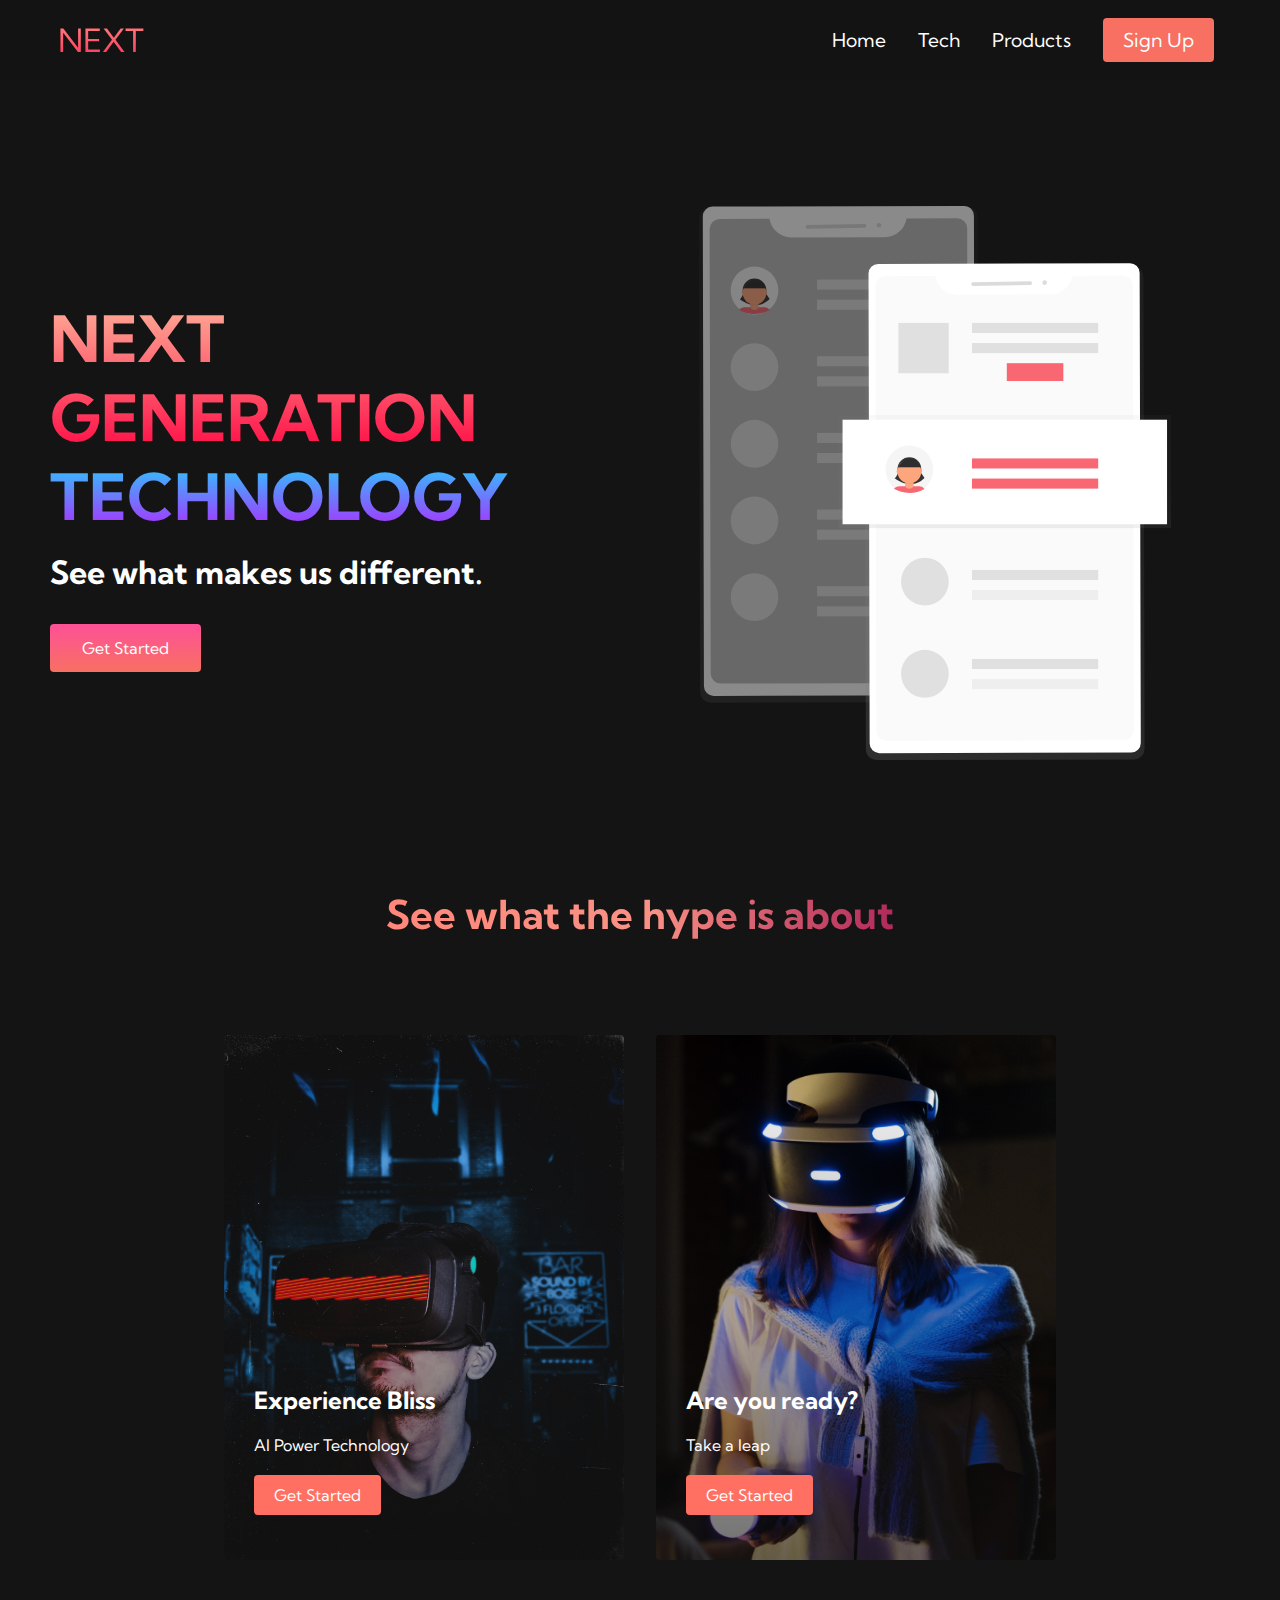
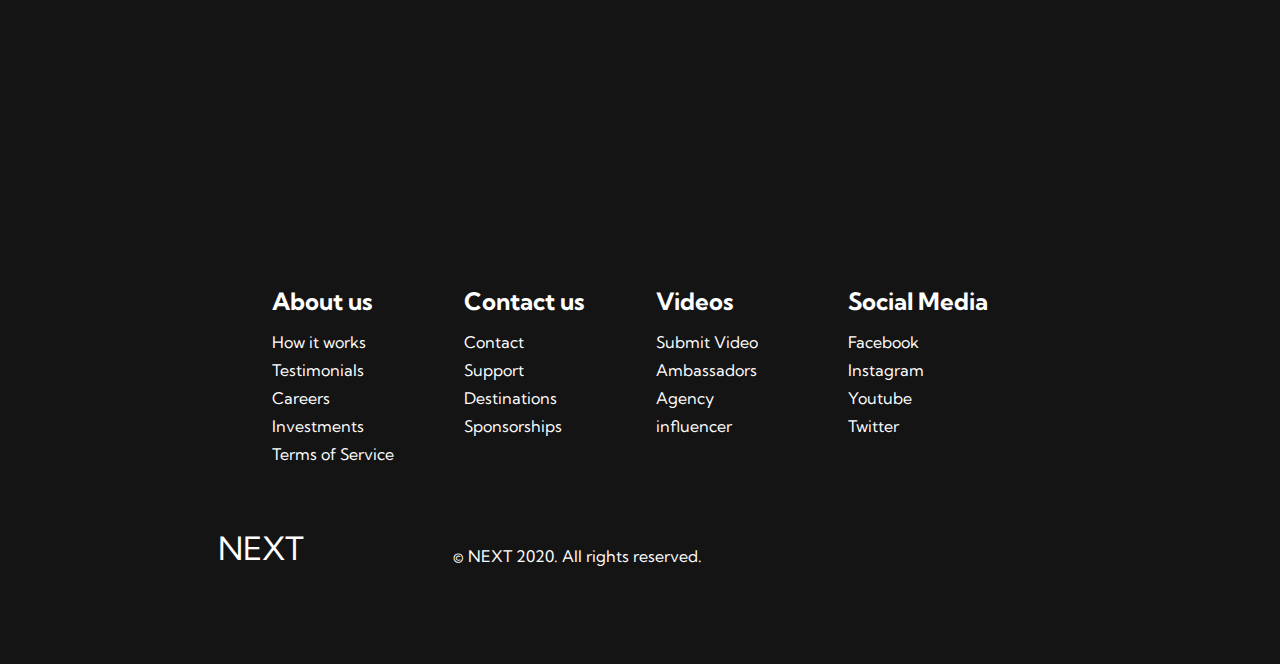
<file: index.html>
<!DOCTYPE html>
<html lang="en">
  <head>
    <meta charset="UTF-8" />
    <meta name="viewport" content="width=device-width, initial-scale=1.0" />
    <title>NEXT</title>
    <link
      rel="stylesheet"
      href="https://use.fontawesome.com/releases/v5.14.0/css/all.css"
      integrity="sha384-HzLeBuhoNPvSl5KYnjx0BT+WB0QEEqLprO+NBkkk5gbc67FTaL7XIGa2w1L0Xbgc"
      crossorigin="anonymous"
    />
    <link
      href="https://fonts.googleapis.com/css2?family=Kumbh+Sans:wght@400;700&display=swap"
      rel="stylesheet"
    />
    <link rel="stylesheet" href="styles.css" />
  </head>
  <body>
    <nav class="navbar">
      <div class="navbar__container">
        <a href="/index.html" id="navbar__logo"
          ><i class="fas fa-gem"></i>NEXT</a
        >
        <div class="navbar__toggle" id="mobile-menu">
          <span class="bar"></span>
          <span class="bar"></span>
          <span class="bar"></span>
        </div>
        <ul class="navbar__menu">
          <li class="navbar__item">
            <a href="/index.html" class="navbar__link">Home</a>
          </li>
          <li class="navbar__item">
            <a href="/tech.html" class="navbar__link">Tech</a>
          </li>
          <li class="navbar__item">
            <a href="#" class="navbar__link">Products</a>
          </li>
          <li class="navbar__btn">
            <a href="#" class="button">Sign Up</a>
          </li>
        </ul>
      </div>
    </nav>
    <!--nav bar ending-->
    <div class="main">
      <div class="main__container">
        <div class="main__content">
          <h1>NEXT GENERATION</h1>
          <h2>TECHNOLOGY</h2>
          <p>See what makes us different.</p>
          <button class="main__btn">
            <a href="/">Get Started</a>
          </button>
        </div>
        <div class="main__image--container">
          <img src="media/pic1.svg" alt="pic" id="main__img" />
        </div>
      </div>
    </div>
    <!--hero ending-->
    <div class="services">
      <h1>See what the hype is about</h1>
      <div class="services__container">
        <div class="services__card">
          <h2>Experience Bliss</h2>
          <p>AI Power Technology</p>
          <button>Get Started</button>
        </div>
        <div class="services__card">
          <h2>Are you ready?</h2>
          <p>Take a leap</p>
          <button>Get Started</button>
        </div>
      </div>
    </div>
    <!--services ending-->
    <div class="footer__container">
      <div class="footer__links">
        <div class="footer__link--wrapper">
          <div class="footer__link--items">
            <h2>About us</h2>
            <a href="/">How it works</a>
            <a href="/">Testimonials</a>
            <a href="/">Careers</a>
            <a href="/">Investments</a>
            <a href="/">Terms of Service</a>
          </div>
          <div class="footer__link--items">
            <h2>Contact us</h2>
            <a href="/">Contact</a>
            <a href="/">Support</a>
            <a href="/">Destinations</a>
            <a href="/">Sponsorships</a>
          </div>
        </div>
        <div class="footer__link--wrapper">
          <div class="footer__link--items">
            <h2>Videos</h2>
            <a href="/">Submit Video</a>
            <a href="/">Ambassadors</a>
            <a href="/">Agency</a>
            <a href="/">influencer</a>
          </div>
          <div class="footer__link--items">
            <h2>Social Media</h2>
            <a href="/">Facebook</a>
            <a href="/">Instagram</a>
            <a href="/">Youtube</a>
            <a href="/">Twitter</a>
          </div>
        </div>
      </div>
      <div class="social__media">
        <div class="social__media--wrap">
          <div class="footer__logo">
            <a href="/" id="footer__logo"><i class="fas fa-gem"></i>NEXT</a>
          </div>
          <p class="website__rights">&copy; NEXT 2020. All rights reserved.</p>
          <div class="social__icons">
            <a href="/" class="social__icon--link" target="_blank">
              <i class="fab fa-facebook"></i>
            </a>
            <a href="/" class="social__icon--link" target="_blank">
              <i class="fab fa-instagram"></i>
            </a>
            <a href="/" class="social__icon--link" target="_blank">
              <i class="fab fa-youtube"></i>
            </a>
            <a href="/" class="social__icon--link" target="_blank">
              <i class="fab fa-twitter"></i>
            </a>
            <a href="/" class="social__icon--link" target="_blank">
              <i class="fab fa-linkedin"></i>
            </a>
          </div>
        </div>
      </div>
    </div>
    <script src="index.js"></script>
  </body>
</html>
</file>
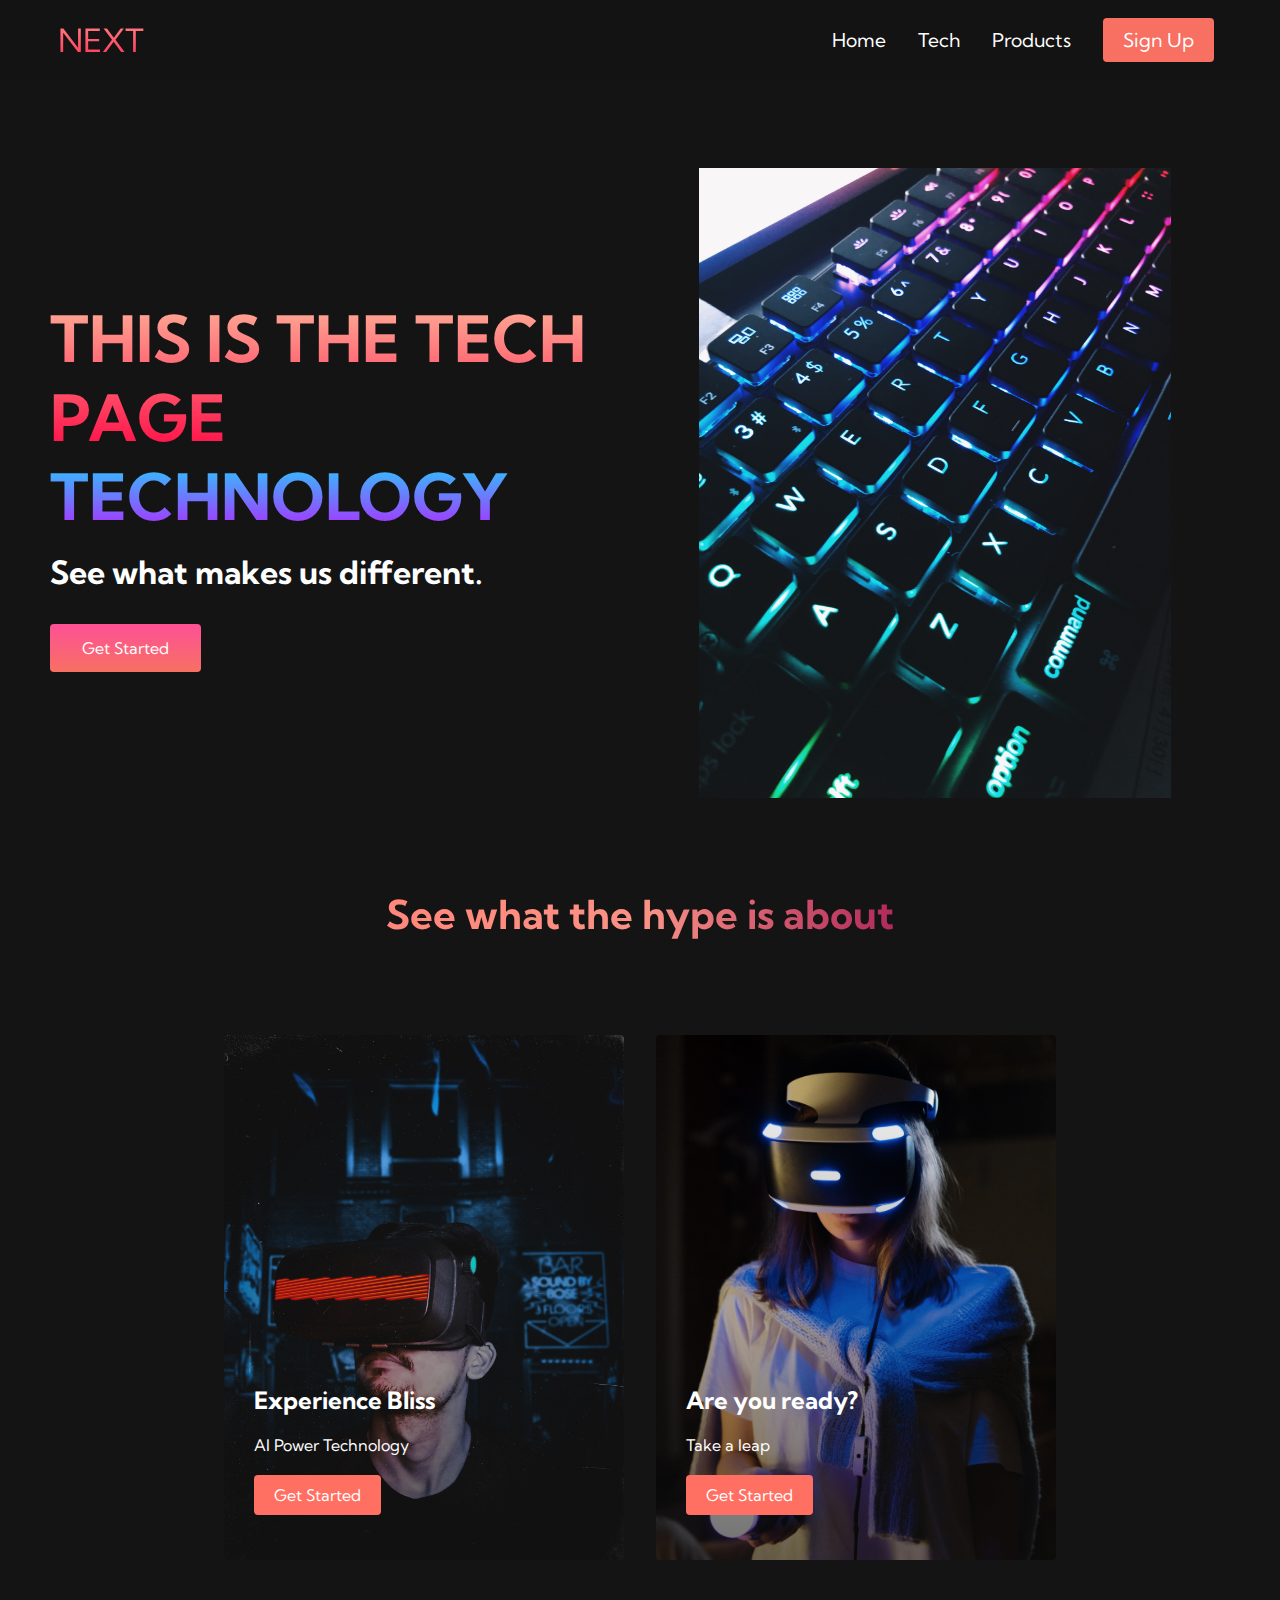
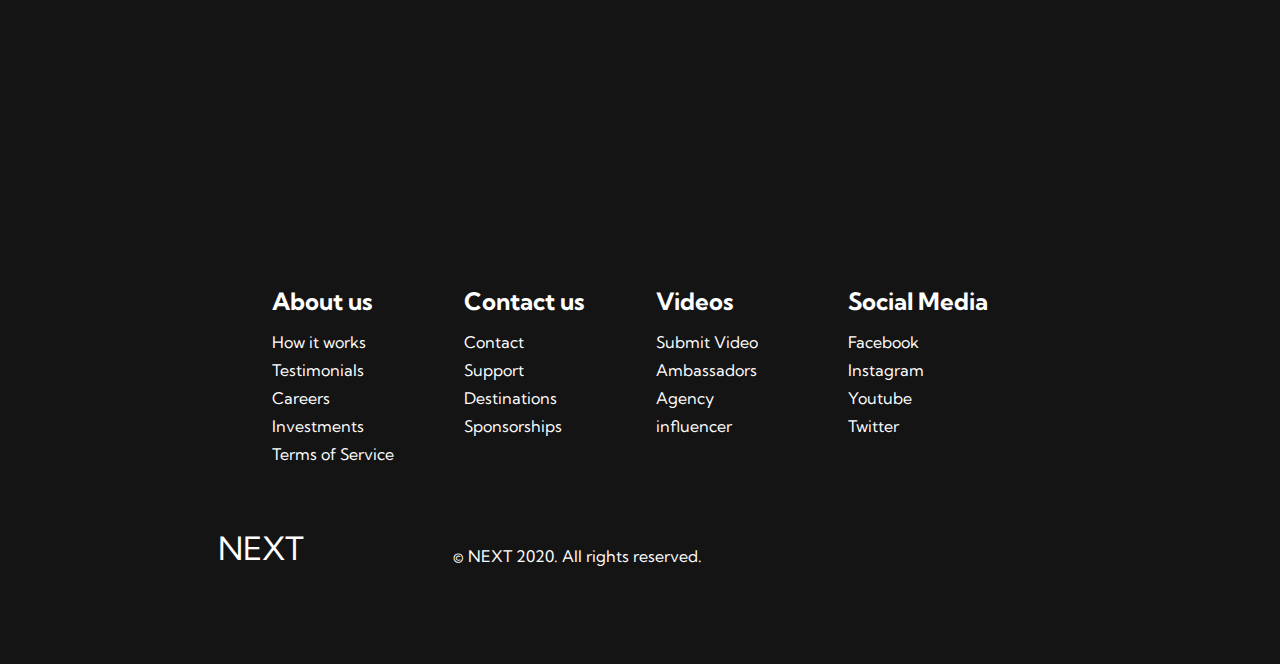
<file: tech.html>
<!DOCTYPE html>
<html lang="en">
  <head>
    <meta charset="UTF-8" />
    <meta name="viewport" content="width=device-width, initial-scale=1.0" />
    <title>NEXT</title>
    <link
      rel="stylesheet"
      href="https://use.fontawesome.com/releases/v5.14.0/css/all.css"
      integrity="sha384-HzLeBuhoNPvSl5KYnjx0BT+WB0QEEqLprO+NBkkk5gbc67FTaL7XIGa2w1L0Xbgc"
      crossorigin="anonymous"
    />
    <link
      href="https://fonts.googleapis.com/css2?family=Kumbh+Sans:wght@400;700&display=swap"
      rel="stylesheet"
    />
    <link rel="stylesheet" href="styles.css" />
  </head>

  <body>
    <nav class="navbar">
      <div class="navbar__container">
        <a href="#" id="navbar__logo"><i class="fas fa-gem"></i>NEXT</a>
        <div class="navbar__toggle" id="mobile-menu">
          <span class="bar"></span>
          <span class="bar"></span>
          <span class="bar"></span>
        </div>
        <ul class="navbar__menu">
          <li class="navbar__item">
            <a href="#" class="navbar__link">Home</a>
          </li>
          <li class="navbar__item">
            <a href="/tech.html" class="navbar__link">Tech</a>
          </li>
          <li class="navbar__item">
            <a href="#" class="navbar__link">Products</a>
          </li>
          <li class="navbar__btn">
            <a href="#" class="button">Sign Up</a>
          </li>
        </ul>
      </div>
    </nav>
    <!--nav bar ending-->
    <div class="main">
      <div class="main__container">
        <div class="main__content">
          <h1>THIS IS THE TECH PAGE</h1>
          <h2>TECHNOLOGY</h2>
          <p>See what makes us different.</p>
          <button class="main__btn">
            <a href="/">Get Started</a>
          </button>
        </div>
        <div class="main__image--container">
          <img src="media/pic2.jpg" alt="pic" id="main__img" />
        </div>
      </div>
    </div>
    <!--hero ending-->
    <div class="services">
      <h1>See what the hype is about</h1>
      <div class="services__container">
        <div class="services__card">
          <h2>Experience Bliss</h2>
          <p>AI Power Technology</p>
          <button>Get Started</button>
        </div>
        <div class="services__card">
          <h2>Are you ready?</h2>
          <p>Take a leap</p>
          <button>Get Started</button>
        </div>
      </div>
    </div>
    <!--services ending-->
    <div class="footer__container">
      <div class="footer__links">
        <div class="footer__link--wrapper">
          <div class="footer__link--items">
            <h2>About us</h2>
            <a href="/">How it works</a>
            <a href="/">Testimonials</a>
            <a href="/">Careers</a>
            <a href="/">Investments</a>
            <a href="/">Terms of Service</a>
          </div>
          <div class="footer__link--items">
            <h2>Contact us</h2>
            <a href="/">Contact</a>
            <a href="/">Support</a>
            <a href="/">Destinations</a>
            <a href="/">Sponsorships</a>
          </div>
        </div>
        <div class="footer__link--wrapper">
          <div class="footer__link--items">
            <h2>Videos</h2>
            <a href="/">Submit Video</a>
            <a href="/">Ambassadors</a>
            <a href="/">Agency</a>
            <a href="/">influencer</a>
          </div>
          <div class="footer__link--items">
            <h2>Social Media</h2>
            <a href="/">Facebook</a>
            <a href="/">Instagram</a>
            <a href="/">Youtube</a>
            <a href="/">Twitter</a>
          </div>
        </div>
      </div>
      <div class="social__media">
        <div class="social__media--wrap">
          <div class="footer__logo">
            <a href="/" id="footer__logo"><i class="fas fa-gem"></i>NEXT</a>
          </div>
          <p class="website__rights">&copy; NEXT 2020. All rights reserved.</p>
          <div class="social__icons">
            <a href="/" class="social__icon--link" target="_blank">
              <i class="fab fa-facebook"></i>
            </a>
            <a href="/" class="social__icon--link" target="_blank">
              <i class="fab fa-instagram"></i>
            </a>
            <a href="/" class="social__icon--link" target="_blank">
              <i class="fab fa-youtube"></i>
            </a>
            <a href="/" class="social__icon--link" target="_blank">
              <i class="fab fa-twitter"></i>
            </a>
            <a href="/" class="social__icon--link" target="_blank">
              <i class="fab fa-linkedin"></i>
            </a>
          </div>
        </div>
      </div>
    </div>
    <script src="index.js"></script>
  </body>
</html>
</file>
<file: styles.css>
* {
  box-sizing: border-box;
  margin: 0;
  padding: 0;
  font-family: "Kumbh Sans", sans-serif;
}

.navbar {
  background: #131313;
  height: 80px;
  display: flex;
  justify-content: center;
  align-items: center;
  font-size: 1.2rem;
  position: sticky;
  top: 0;
  z-index: 1000;
}

.navbar__container {
  display: flex;
  justify-content: space-between;
  height: 80px;
  z-index: 1;
  width: 100%;
  max-width: 1300px;
  margin: 0 auto;
  padding: 0 50px;
}

#navbar__logo {
  background-color: #ff8177;
  background-image: linear-gradient(to top, #ff0844 0%, #ffb199 100%);
  background-size: 100%;
  -webkit-background-clip: text;
  -moz-background-clip: text;
  -webkit-text-fill-color: transparent;
  -moz-text-fill-color: transparent;
  display: flex;
  align-items: center;
  cursor: pointer;
  text-decoration: none;
  font-size: 2rem;
}

.fa-gem {
  margin-right: 0.5rem;
}

.navbar__menu {
  display: flex;
  align-items: center;
  list-style: none;
  text-align: center;
}

.navbar__item {
  height: 80px;
}

.navbar__link {
  color: white;
  display: flex;
  align-items: center;
  justify-content: center;
  text-decoration: none;
  padding: 0 1rem;
  height: 100%;
}

.navbar__btn {
  display: flex;
  justify-content: center;
  align-items: center;
  padding: 0 1rem;
  width: 100%;
}

.button {
  display: flex;
  justify-content: center;
  align-items: center;
  text-decoration: none;
  padding: 10px 20px;
  height: 100%;
  width: 100%;
  border: none;
  outline: none;
  border-radius: 4px;
  background: #f77062;
  color: white;
}

.button:hover {
  background: #4837ff;
  transition: all 0.3s ease;
}

.navbar__link:hover {
  color: #f77062;
  transition: all 0.3s ease;
}

@media screen and (max-width: 960px) {
  .navbar__container {
    display: flex;
    justify-content: space-between;
    height: 80px;
    z-index: 1;
    width: 100%;
    max-width: 1300px;
    padding: 0;
  }
  .navbar__menu {
    display: grid;
    grid-template-columns: auto;
    margin: 0;
    width: 100%;
    position: absolute;
    top: -1000px;
    opacity: 0;
    transition: all 0.5s ease;
    height: 50vh;
    z-index: -1;
    background: #131313;
  }
  .navbar__menu.active {
    background: #131313;
    top: 100%;
    opacity: 1;
    transition: all 0.5s ease;
    z-index: 100;
    height: 50vh;
    font-size: 1.6rem;
  }
  #navbar__logo {
    padding-left: 25px;
  }
  .navbar__toggle .bar {
    width: 25px;
    height: 3px;
    margin: 5px auto;
    transition: all 0.3s ease-in-out;
    background: white;
  }
  .navbar__item {
    width: 100%;
  }
  .navbar__links {
    text-align: center;
    padding: 2rem;
    width: 100%;
    display: table;
  }
  #mobile-menu {
    position: absolute;
    top: 20%;
    right: 5%;
    transform: translate(5%, 20%);
  }
  .navbar__btn {
    padding-bottom: 2rem;
  }
  .button {
    display: flex;
    justify-content: center;
    align-items: center;
    width: 80%;
    height: 80px;
    margin: 0;
  }
  .navbar__toggle .bar {
    display: block;
    cursor: pointer;
  }
  #mobile-menu.is-active .bar:nth-child(2) {
    opacity: 0;
  }
  #mobile-menu.is-active .bar:nth-child(1) {
    transform: translateY(8px) rotate(45deg);
  }
  #mobile-menu.is-active .bar:nth-child(3) {
    transform: translateY(-8px) rotate(-45deg);
  }
}

/*hero section*/

.main {
  background-color: #141414;
}

.main__container {
  display: grid;
  grid-template-columns: 1fr 1fr;
  align-items: center;
  justify-self: center;
  margin: 0 auto;
  height: 90vh;
  background-color: #141414;
  z-index: 1;
  width: 100%;
  max-width: 1300px;
  padding: 0 50px;
}

.main__content h1 {
  font-size: 4rem;
  background-color: #fa8177;
  background-image: linear-gradient(to top, #ff0844 0%, #ffb199 100%);
  background-size: 100%;
  -webkit-background-clip: text;
  -moz-background-clip: text;
  -webkit-text-fill-color: transparent;
  -moz-text-fill-color: transparent;
}

.main__content h2 {
  font-size: 4rem;
  background-color: #fa8177;
  background-image: linear-gradient(to top, #b721ff 0%, #21d4fd 100%);
  background-size: 100%;
  -webkit-background-clip: text;
  -moz-background-clip: text;
  -webkit-text-fill-color: transparent;
  -moz-text-fill-color: transparent;
}

.main__content p {
  margin-top: 1rem;
  font-size: 2rem;
  font-weight: 700;
  color: white;
}

.main__btn {
  font-size: 1rem;
  background-image: linear-gradient(to top, #f77062 0%, #fe5196 100%);
  padding: 14px 32px;
  border: none;
  border-radius: 4px;
  color: white;
  margin-top: 2rem;
  cursor: pointer;
  position: relative;
  transition: all 0.35s;
  outline: none;
}

.main__btn a {
  position: relative;
  z-index: 2;
  color: white;
  text-decoration: none;
}

.main__btn::after {
  content: "";
  position: absolute;
  top: 0;
  left: 0;
  width: 0;
  height: 100%;
  background: #4837ff;
  transition: all 0.35s;
  border-radius: 4px;
}

.main__btn:hover {
  color: white;
}

.main__btn:hover::after {
  width: 100%;
}

.main__image--container {
  text-align: center;
}

#main__img {
  height: 80%;
  width: 80%;
}

@media screen and (max-width: 768px) {
  .main__container {
    display: grid;
    grid-template-columns: auto;
    align-items: center;
    justify-self: center;
    width: 100%;
    margin: 0 auto;
    height: 90vh;
    overflow: hidden;
  }
  .main__content {
    text-align: center;
    margin-bottom: 4rem;
  }
  .main__content h1 {
    font-size: 2.5rem;
    margin-top: 2rem;
  }
  .main__content h2 {
    font-size: 3rem;
  }
  .main__content p {
    margin-top: 1rem;
    font-size: 1.5rem;
  }
}

@media screen and (max-width: 480px) {
  .main__content h1 {
    font-size: 2rem;
    margin-top: 3rem;
  }
  .main__content h2 {
    font-size: 2rem;
  }
  .main__content p {
    margin-top: 2rem;
    font-size: 1.5rem;
  }
  .main__btn {
    padding: 12px 36px;
    margin: 2.5rem 0;
  }
}

/*service section*/

.services {
  background: #141414;
  display: flex;
  flex-direction: column;
  align-items: center;
  height: 100vh;
}

.services h1 {
  background-color: #ff8177;
  background-image: linear-gradient(
    to right,
    #ff8177 0%,
    #ff867a 0%,
    #ff8c7f 21%,
    #f99185 52%,
    #cf556c 78%,
    #b12a5b 100%
  );
  -webkit-background-clip: text;
  -moz-background-clip: text;
  -webkit-text-fill-color: transparent;
  -moz-text-fill-color: transparent;
  background-size: 100%;
  margin-bottom: 5rem;
  font-size: 2.5rem;
}

.services__container {
  display: flex;
  justify-content: center;
  flex-wrap: wrap;
}

.services__card {
  margin: 1rem;
  height: 525px;
  width: 400px;
  border-radius: 4px;
  background-image: linear-gradient(
      to bottom,
      rgba(0, 0, 0, 0) 0%,
      rgba(17, 17, 17, 0.6) 100%
    ),
    url("media/pic3.jpg");
  background-size: cover;
  position: relative;
  color: white;
}

.services__card:nth-child(2) {
  background-image: linear-gradient(
      to bottom,
      rgba(0, 0, 0, 0) 0%,
      rgba(17, 17, 17, 0.6) 100%
    ),
    url("media/pic4.jpg");
}

.services h2 {
  position: absolute;
  top: 350px;
  left: 30px;
}

.services__card p {
  position: absolute;
  top: 400px;
  left: 30px;
}

.services__card button {
  color: white;
  padding: 10px 20px;
  border: none;
  outline: none;
  border-radius: 4px;
  background: #ff7062;
  position: absolute;
  top: 440px;
  left: 30px;
  font-size: 1rem;
  cursor: pointer;
}

.services__card:hover {
  transform: scale(1.075);
  transition: 0.2s ease-in;
  cursor: pointer;
}

@media screen and (max-width: 960px) {
  .services {
    height: 1600px;
  }
  .services h1 {
    font-size: 2rem;
    margin-top: 12rem;
  }
}

@media screen and (max-width: 480px) {
  .services {
    height: 1400px;
  }
  .services h1 {
    font-size: 1.2rem;
  }
  .services__card {
    width: 300px;
  }
}

/*footer*/

.footer__container {
  background-color: #141414;
  padding: 5rem 0;
  display: flex;
  flex-direction: column;
  justify-content: center;
  align-items: center;
}

#footer__logo {
  color: white;
  display: flex;
  align-items: center;
  cursor: pointer;
  text-decoration: none;
  font-size: 2rem;
}

.footer__links {
  width: 100%;
  max-width: 1000px;
  display: flex;
  justify-content: center;
}

.footer__link--wrapper {
  display: flex;
}

.footer__link--items {
  display: flex;
  flex-direction: column;
  align-items: flex-start;
  margin: 16px;
  text-align: left;
  width: 160px;
  box-sizing: border-box;
}

.footer__link--items h2 {
  margin-bottom: 16px;
}

.footer__link--items > h2 {
  color: white;
}

.footer__link--items a {
  color: white;
  text-decoration: none;
  margin-bottom: 0.5rem;
}

.footer__link--items a:hover {
  color: #e9e9e9;
  transition: 0.3s ease-out;
}

.social__icon--link {
  color: white;
  font-size: 24px;
}

.social__media {
  max-width: 1000px;
  width: 100%;
}

.social__media--wrap {
  display: flex;
  justify-content: space-between;
  align-items: center;
  width: 90%;
  max-width: 1000px;
  margin: 40px auto 0 auto;
}

.social__icons {
  display: flex;
  justify-content: space-between;
  align-items: center;
  width: 240px;
}

.footer__logo {
  color: white;
  justify-self: flex-start;
  margin-left: 20px;
  cursor: pointer;
  text-decoration: none;
  font-size: 2rem;
  display: flex;
  align-items: center;
  margin-bottom: 16px;
}

.website__rights {
  color: white;
}

@media screen and (max-width: 820px) {
  .footer__links {
    padding-top: 2rem;
  }
  #footer__logo {
    margin-bottom: 2rem;
  }
  .website__rights {
    margin-bottom: 2rem;
  }
  .footer__link--wrapper {
    flex-direction: column;
  }
  .social__media--wrap {
    flex-direction: column;
  }
}

@media screen and (max-width: 480px) {
  .footer__link--items {
    margin: 0;
    padding: 10px;
    width: 100%;
  }
}
</file>
